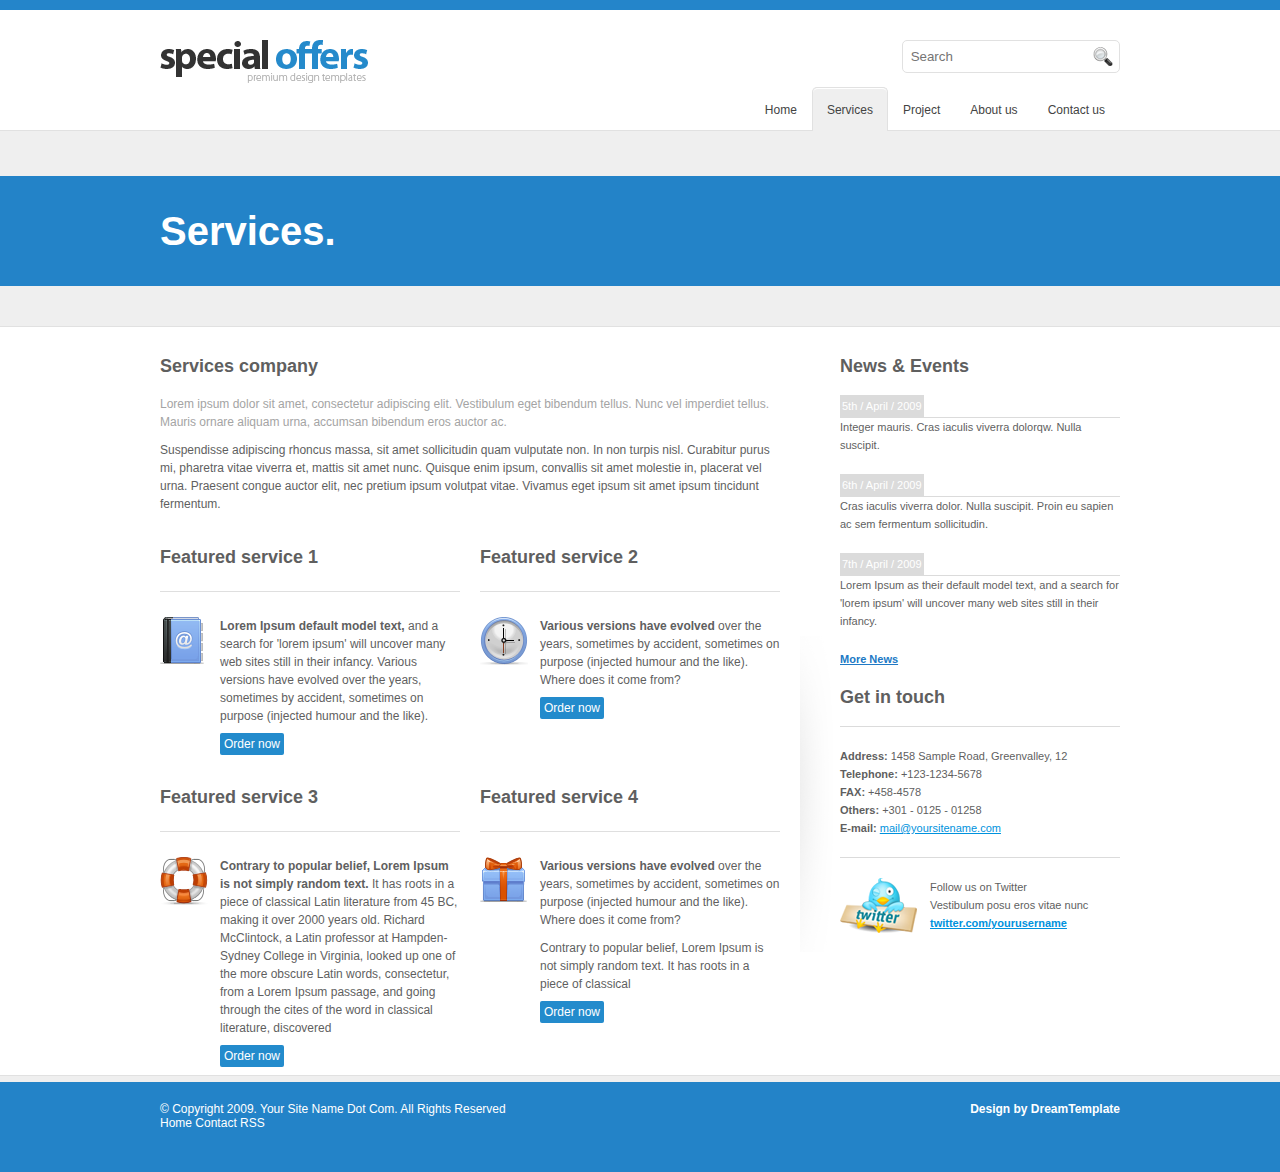
<file: bt1/index.html>
<!DOCTYPE html>
<html lang="en">
<head>
	<meta charset="UTF-8">
	<title>Document</title>
	<link rel="stylesheet" href="css/reset.css">
	<link rel="stylesheet" href="css/style.css">
</head>

<body>
	<!-- HEADER -->
	<header class="container-fluid">
		<div class="container">
			<div class="top-header">
				<div class="logo">
					<a href="index.html"><img src="images/logo.png" alt="logo"></a>
				</div>

				<div class="form">
					<form action="#">
						<input type="text" placeholder="Search">
						<input type="submit">
					</form>
				</div>
			</div><!-- end of row 1 (.top-header) -->
			<div class="menu clearfix">
				<ul>
					<li><a href="#"><span>Home</span></a></li>
					<li><a href="#" class="current"><span>Services</span></a></li>
					<li><a href="#"><span>Project</span></a></li>
					<li><a href="#"><span>About us</span></a></li>
					<li><a href="#"><span>Contact us</span></a></li>
				</ul>
			</div><!-- end of row 2 (.menu) -->
		</div>
	</header><!-- end of header -->

	<!-- SERVICES SECTION -->
	<section class="container-fluid service">
		<div class="container">
			<h1>Services.</h1>
		</div>
	</section><!-- end of .service -->

	<!-- MAIN CONTENT -->
	<section class="container-fluid main">
		<div class="container">
			<div class="row">
				<!-- content -->
				<div class="content">
					<div class="welcome">
						<h3>Services company</h3>
						<p class="sapo">Lorem ipsum dolor sit amet, consectetur adipiscing elit. Vestibulum eget bibendum tellus. Nunc vel imperdiet tellus. Mauris ornare aliquam urna, accumsan bibendum eros auctor ac.</p>
						<p>Suspendisse adipiscing rhoncus massa, sit amet sollicitudin quam vulputate non. In non turpis nisl. 
Curabitur purus mi, pharetra vitae viverra et, mattis sit amet nunc. Quisque enim ipsum, convallis sit amet molestie in, placerat vel urna. Praesent congue auctor elit, nec pretium ipsum volutpat vitae. Vivamus eget ipsum sit amet ipsum tincidunt fermentum.</p>
					</div><!-- end of .welcome -->

					<div class="box-row">
						<div class="box">
							<h3>Featured service 1</h3>
							<img src="images/service1.png" alt="">
							<p><strong>Lorem Ipsum default model text,</strong> and a search for 'lorem ipsum' will uncover many web sites still in their infancy. Various versions have evolved over the years, sometimes by accident, sometimes on purpose (injected humour and the like).</p>
							<p class="order-now"><a href="#">Order now</a></p>
						</div>
						<div class="box">
							<h3>Featured service 2</h3>
							<img src="images/service2.png" alt="">
							<p><strong>Various versions have evolved</strong> over the years, sometimes by accident, sometimes on purpose (injected humour and the like). Where does it come from?</p>
							<p class="order-now"><a href="#">Order now</a></p>
						</div>
					</div>

					<div class="box-row clearfix">
						<div class="box">
							<h3>Featured service 3</h3>
							<img src="images/service3.png" alt="">
							<p><strong>Contrary to popular belief, Lorem Ipsum is not simply random text.</strong> It has roots in a piece of classical Latin literature from 45 BC, making it over 2000 years old. Richard McClintock, a Latin professor at Hampden-Sydney College in Virginia, looked up one of the more obscure Latin words, consectetur, from a Lorem Ipsum passage, and going through the cites of the word in classical literature, discovered </p>
							<p class="order-now"><a href="#">Order now</a></p>
						</div>
						<div class="box">
							<h3>Featured service 4</h3>
							<img src="images/service4.png" alt="">
							<p><strong>Various versions have evolved</strong> over the years, sometimes by accident, sometimes on purpose (injected humour and the like). Where does it come from?</p>
							<p>Contrary to popular belief, Lorem Ipsum is not simply random text. It has roots in a piece of classical </p>
							<p class="order-now"><a href="#">Order now</a></p>
						</div>
					</div>
				</div><!-- end of content -->
				
				<!-- sidebar -->
				<div class="sidebar">
					<div class="news">
						<h3>News &amp; Events</h3>
						<ul>
							<li>
								<span>5th / April / 2009</span>
								<p>Integer mauris. Cras iaculis viverra dolorqw. Nulla suscipit.</p>
							</li>
							<li>
								<span>6th / April / 2009</span>
								<p>Cras iaculis viverra dolor. Nulla suscipit. Proin eu sapien ac sem fermentum sollicitudin.</p>
							</li>
							<li>
								<span>7th / April / 2009</span>
								<p>Lorem Ipsum as their default model text, and a search for 'lorem ipsum' will uncover many web sites still in their infancy.</p>
							</li>
						</ul>

						<p class="more"><a href="#">More News</a></p>
					</div><!-- end of .news -->

					<div class="get-in-touch">
						<h3>Get in touch</h3>
						<p><span>Address:</span> 1458 Sample Road, Greenvalley, 12</p>
						<p><span>Telephone:</span> +123-1234-5678</p>
						<p><span>FAX:</span> +458-4578</p>
						<p><span>Others:</span> +301 - 0125 - 01258</p>
						<p><span>E-mail:</span> <a href="mailto:mail@yoursitename.com">mail@yoursitename.com</a></p>
					</div><!-- end of .get-in-touch -->

					<div class="follow">
						<img src="images/twitter-icon.png" alt="">
						<p>Follow us on Twitter</p>
						<p>Vestibulum posu eros vitae nunc <strong><a href="http://twitter.com/yourusername">twitter.com/yourusername</a></strong></p>
					</div>
				</div><!-- end of sidebar -->
			</div><!-- end of .row -->
		</div><!-- end of .container -->
	</section><!-- end of .main .container-fluid -->

	<!-- FOOTER -->
	<footer class="container-fluid">
		<div class="container">
			<div class="row">
				<div class="left">
					© Copyright 2009. Your Site Name Dot Com. All Rights Reserved <br>
					<a href="#">Home</a>
					<a href="#">Contact</a>
					<a href="#">RSS</a>
				</div>
				<div class="right">
					Design by DreamTemplate 
				</div>
			</div>
		</div>
	</footer><!-- end of footer -->

</body>
</html>
</file>
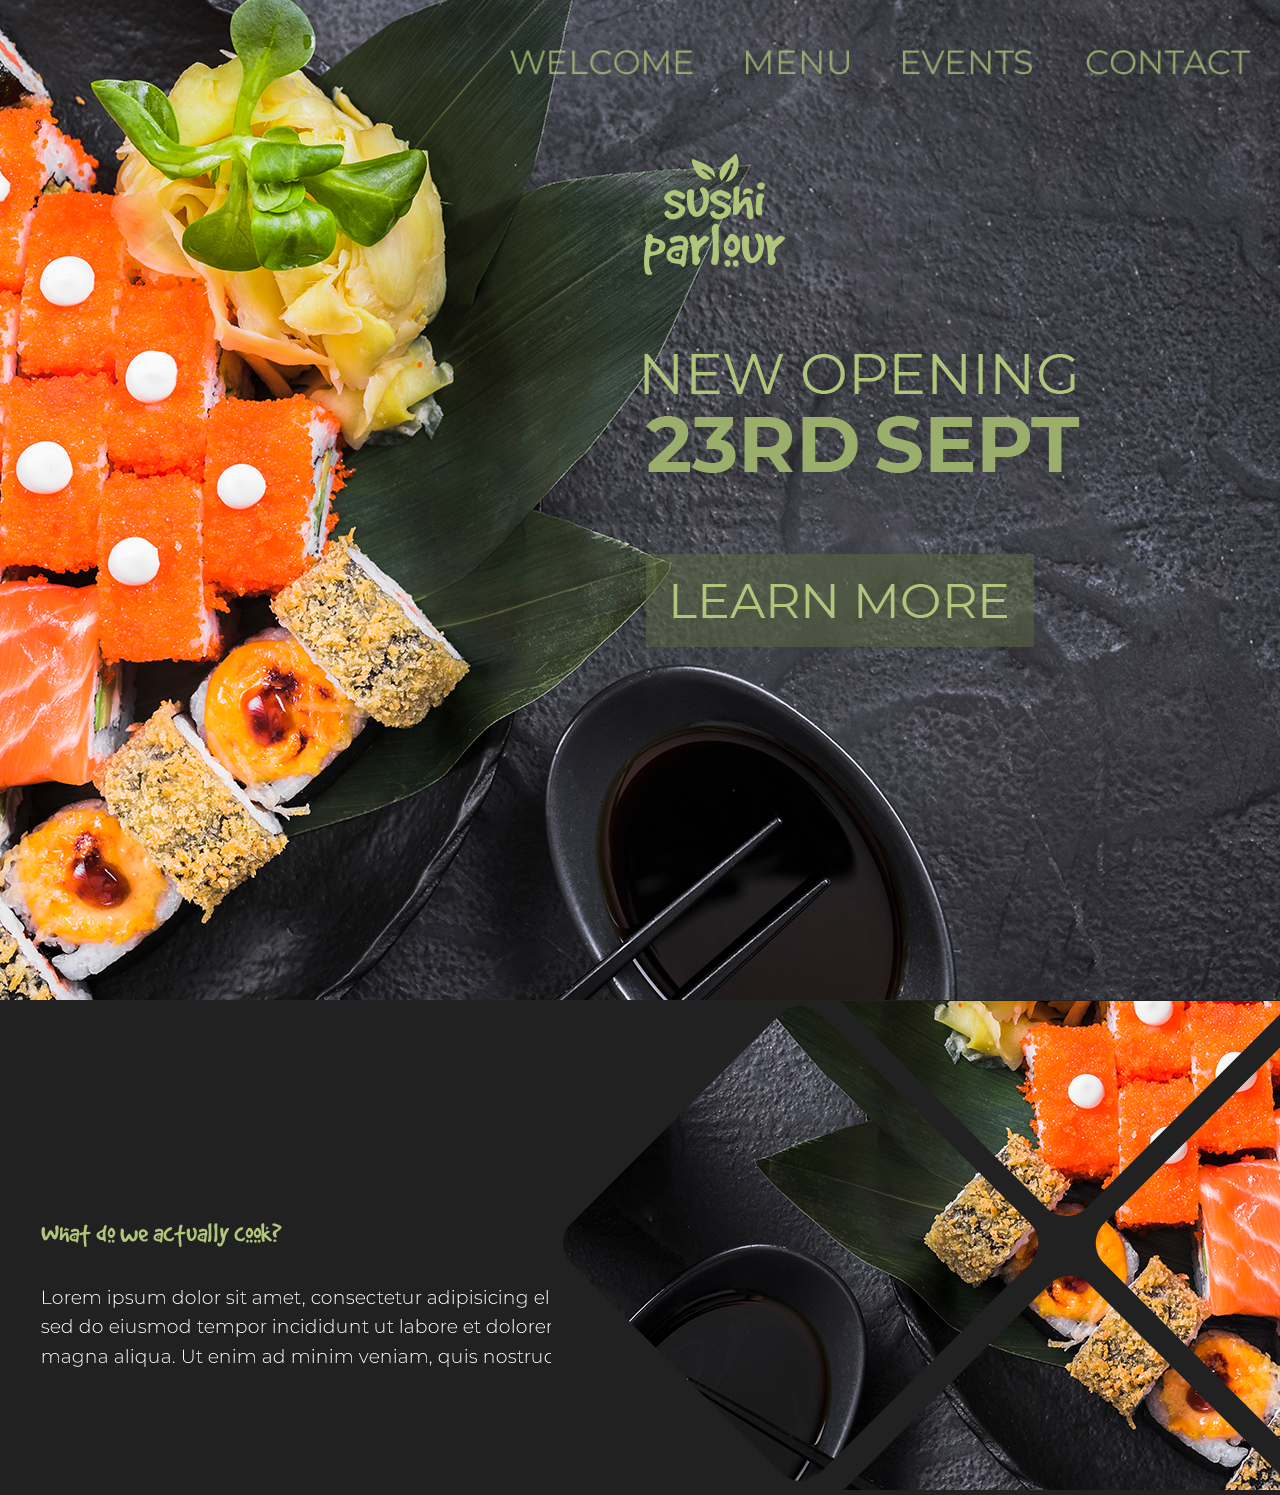
<file: bt2/index.html>
<!DOCTYPE html>
<html>
<head>
	<title>Website Template Japanese Restaurant to HTML/CSS</title>
	<link rel="stylesheet" type="text/css" href="css/style.css">
</head>
<body>
	<div id="header">
		<div id="header_margin">
			<div id="menu_top" >
				<a href=""><img src="image/welcome.png" alt="welcome" class="menu_item" /></a>
				<a href=""><img src="image/menu_menu.png" alt="welcome"class="menu_item"/></a>
				<a href=""><img src="image/menu_events.png" alt="welcome"class="menu_item"/></a>
				<a href=""><img src="image/menu_contact.png" alt="welcome"class="menu_item"/></a>
				
				
			</div>
			<div id="item_top">
				<div id="logo" class="item">
					<img src="image/logo.png" alt="logo"  />
				</div>
				<div id="slogan1" class="item">
					<img src="image/slogan1.png" alt="slogan1"/>
				</div>
				<div id="slogan2" class="item">
					<a href=""><img src="image/slogan2.png" alt="slogan2"/></a>
				</div>
				</div>
			</div>
	</div>
	<div id="gr2">
		<table >
			<td >
				<div id="gr2_text"><img src="image/gr2_text.png"  class="gr2_item"></div>
			
			</td>
			<td>
				<div id="gr2_img"><img src="image/gr2_img.png"  class="gr2_item"></div>
			</td>
		</table>
		
		
	</div>
</body>
</html>
</file>
<file: bt1/css/style.css>
body {
	background: #fff;
	color: #5f5f5f;
	font-family: Arial;
	font-size: 12px;
}
a {
	color: #0092dd;
}
h3 {
	font-size: 18px;
}
.container-fluid {
	width: 100%;
}
.container	{
	width: 960px;
	margin: auto;
}
.clearfix {
	clear: both;
}

/* HEADER */
header {
	height: 120px;
	border-top: solid 10px #2485ca;
	border-bottom: solid 1px #e1e1e1;
}
header .top-header {
	margin-top: 30px;
}
header .logo {
	float: left;
}
header .form {
	float: right;
	border: solid 1px #e1e1e1;
	border-radius: 5px;
	padding: 6px;
}
header .form input {
	border: none;
}
header .form input[type='submit'] {
	text-indent: -9999px;
	background: transparent url(../images/search-icon.png) no-repeat;
	width: 20px;
	height: 19px;
}
header .menu {
	float: right;
	margin-top: 4px;
}
header .menu ul li {
	float: left;
}
header .menu ul li a {
	color: #434343;
	text-decoration: none;
	border: solid 1px transparent;
	display: inline-block;
}
header .menu ul li a span {
	border-radius: 5px 5px 0 0;
	border-top: solid 1px transparent;
	padding: 14px;
	display: inline-block;
}
header .menu ul li a:hover, header .menu ul li a.current {
	background: #efefef;
	border: solid 1px #e1e1e1;
	border-bottom: none;
	border-radius: 5px 5px 0 0;
}
header .menu ul li a:hover span, header .menu ul li a.current span {
	border-top: solid 1px #fff;
}

/* SERVICES */
.service {
	background: #2383c8;
	border-top: solid 45px #efefef;
	border-bottom: solid 40px #efefef;
}
.service h1 {
	color: #fff;
	font-size: 40px;
	height: 110px;
	line-height: 110px;
}

/* MAIN CONTENT */
.main {
	border-top: solid 1px #e1e1e1;
	border-bottom: solid 1px #e1e1e1;
	overflow: hidden;
	padding-top: 30px;
	line-height: 1.5em;
}
.main .container .row {
	margin-left: -10px;
	margin-right: -10px;
}
.main .content, .main .sidebar {
	float: left;
	margin-left: 10px;
	margin-right: 10px;
}
.main .content {
	width: 620px;
	font-size: 12px;
}
.main .content .welcome h3 {
	margin-bottom: 20px;
}
.main .content .welcome p {
	margin-top: 10px;
	margin-bottom: 10px;
}
.main .content .welcome p.sapo {
	color: #a4a4a4;
}
.main .content .box-row {
	margin-left: -10px;
	margin-right: -10px;
}
.main .content .box-row .box {
	margin-left: 10px;
	margin-right: 10px;
	width: 300px;
	float: left;
}
.main .content .box-row .box h3 {
	border-bottom: solid 1px #dfdfdf;
	padding-bottom: 25px;
	margin-top: 25px;
	margin-bottom: 25px;
}
.main .content .box-row .box img {
	float: left;
}
.main .content .box-row .box p {
	margin-left: 60px;
	margin-top: 10px;
	margin-bottom: 10px;
}
.main .content .box-row .box p.order-now a {
	color: #fff;
	background: #238bcc;
	border-radius: 2px;
	padding: 4px;
	text-decoration: none;
}

/* SIDEBAR */
.main .sidebar {
	width: 280px;
	padding-left: 40px;
	font-size: 11px;
	background: url(../images/sidebar-bg.png) no-repeat left bottom;
}
.main .sidebar .news li {
	margin-top: 20px;
	margin-bottom: 20px;
}
.main .sidebar .news li span {
	display: inline-block;
	color: #fff;
	background: #dbdbdb;
	padding: 2px;
}
.main .sidebar .news li p {
	border-top: solid 1px #dbdbdb;
}
.main .sidebar .news p.more a {
	color: #2079c5;
	font-weight: bold;
}
.main .sidebar .get-in-touch h3 {
	margin-top: 20px;
	margin-bottom: 20px;
	border-bottom: solid 1px #dbdbdb;
	padding-bottom: 20px;
}
.main .sidebar .get-in-touch p span {
	font-weight: bold;
}
.main .sidebar .follow {
	border-top: solid 1px #dbdbdb;
	margin-top: 20px;
	margin-bottom: 20px;
	padding-top: 20px;
}
.main .sidebar .follow img {
	float: left;
}
.main .sidebar .follow p {
	margin-left: 90px;
}

/* FOOTER */
footer {
	background: #2383c8;
	border-top: solid 6px #efefef;
	height: 90px;
	color: #fff;
}
footer .row {
	padding-top: 20px;
}
footer .row .left {
	float: left;
}
footer .row .left a {
	color: #fff;
	text-decoration: none;
}
footer .row .right {
	float: right;
	font-weight: bold;
}
</file>
<file: bt2/css/style.css>
body{
	font-family: tahoma;
	font-size: 13px;
	background: url(../image/bg_all.png);
	margin: 0px;
	padding: 0px;
}

ul{
	margin: 0px;
	padding: 0px;

}
ul li {
	list-style: none;
}
table {
    display: table;
    border-collapse: separate;
    box-sizing: border-box;
    text-indent: initial;
    border-spacing: 0px;
    border-color: grey;
}
#header{
	background: url(../image/bg_top.png);
	height: 1000px;
}
#header_margin{
	border: none;
}
#header_margin #item_top{
	float: right;
	margin-right : 200px;

}
#header_margin #item_top .item{
	margin-top: 75px;
}
#menu_top{
	float: right;
	margin-top: 50px;
	margin-right: 30px;
}
#menu_top .menu_item{
	margin-left: 50px;
	height: 25px;
}
#gr2{
	height: 489px;
	float: left;
}

}
#gr2_img{
	
	float: right;

}
#gr2_text{
	float: left;
	max-height: 50px;
	padding: 10px 10px 10px 10px;
	margin-left: 30px;
}
</file>
